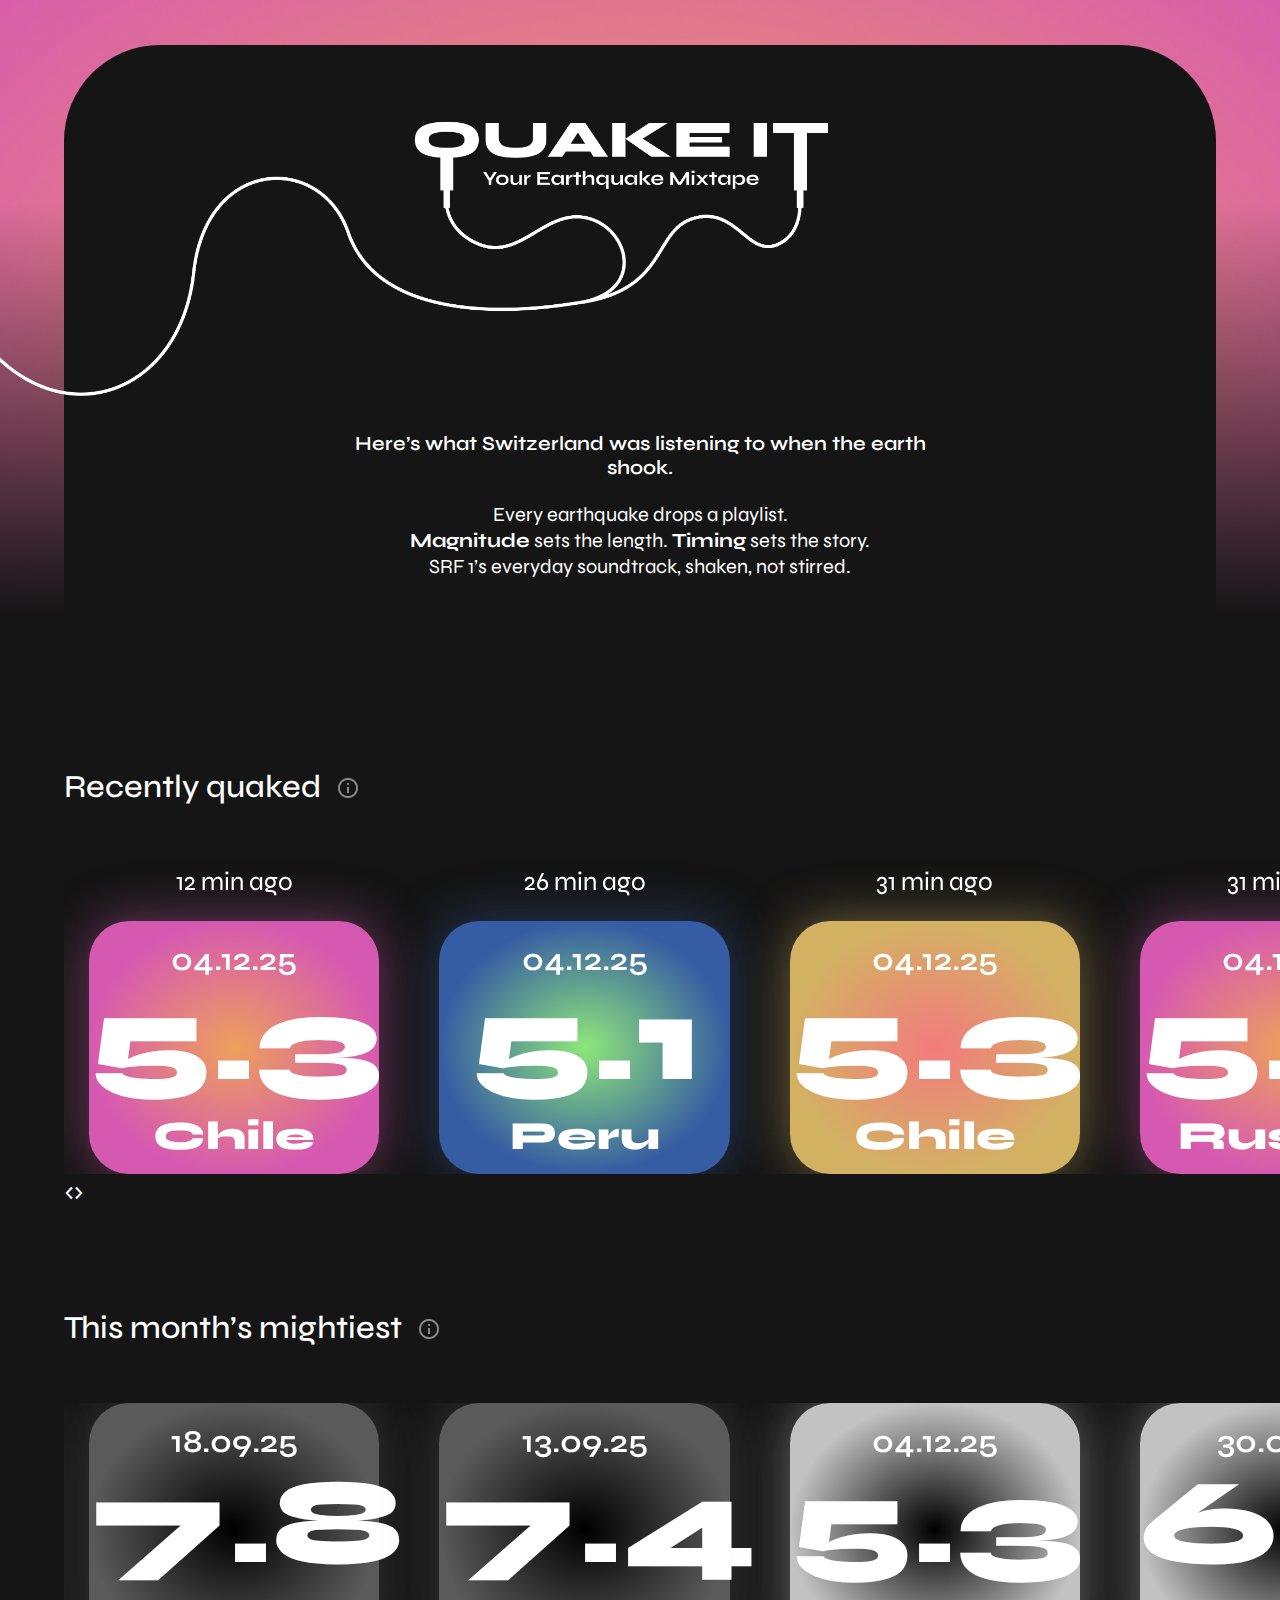
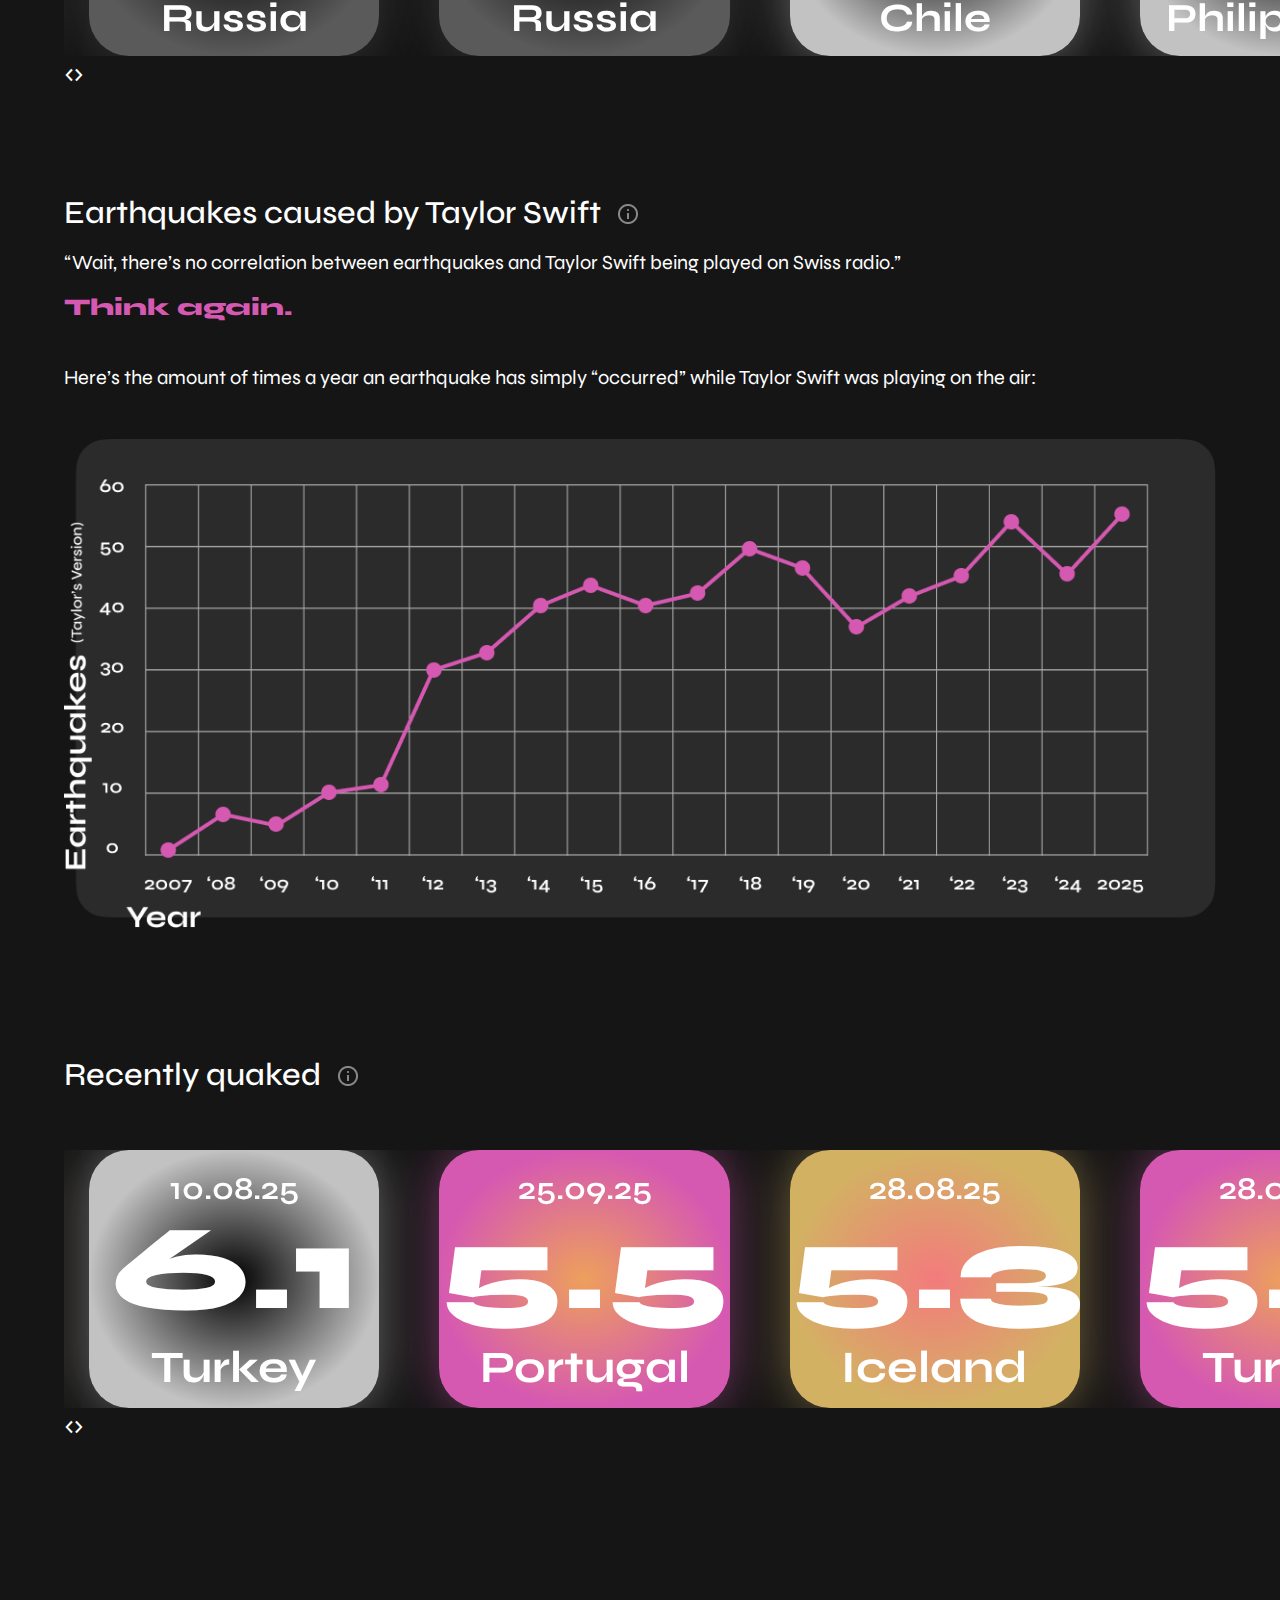
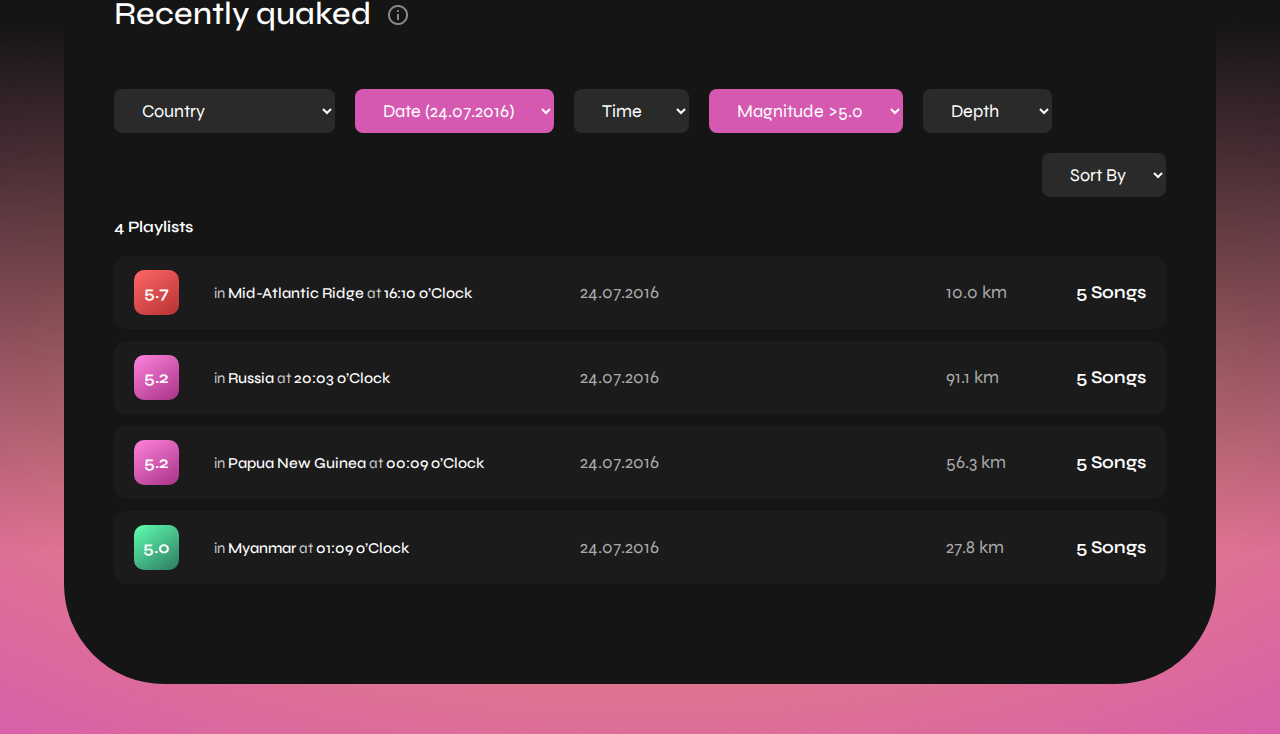
<file: index.html>
<!DOCTYPE html>
<html lang="en">

<head>
	<title>QUAKE IT</title>

	<!-- Bootstrap -->
	<meta charset="utf-8">
	<meta name="viewport" content="width=device-width, initial-scale=1">
	<link href="https://cdn.jsdelivr.net/npm/bootstrap@5.3.2/dist/css/bootstrap.min.css" rel="stylesheet">
	<!-- Main Style Sheet -->
	<link rel="stylesheet" type="text/css" href="css/style.css">
	<link rel="stylesheet" type="text/css" href="css/responsive.css">
	<link rel="stylesheet" href="css/jquery.fancybox.min.css">

	<!-- google front -->
	<link href="https://fonts.googleapis.com/css2?family=Syne:wght@400..800&display=swap" rel="stylesheet">


	<!-- Font awesome -->
	<link rel="stylesheet" href="https://cdnjs.cloudflare.com/ajax/libs/font-awesome/6.7.2/css/all.min.css"
		integrity="sha512-Evv84Mr4kqVGRNSgIGL/F/aIDqQb7xQ2vcrdIwxfjThSH8CSR7PBEakCr51Ck+w+/U6swU2Im1vVX0SVk9ABhg=="
		crossorigin="anonymous" referrerpolicy="no-referrer" />

	<link rel="stylesheet" href="https://cdnjs.cloudflare.com/ajax/libs/OwlCarousel2/2.3.4/assets/owl.carousel.min.css">
	<link rel="stylesheet"
		href="https://cdnjs.cloudflare.com/ajax/libs/OwlCarousel2/2.3.4/assets/owl.theme.default.min.css">

</head>

<body>


	<section class="hero">
		<div class="hero-main">
			<div class="logo">
				<img src="images/Logo.png" alt="">
			</div>
			<div class="hero-content">
				<div class="weave">
					<h5>Here’s what Switzerland was listening to when the earth shook.</h5>
					<p>Every earthquake drops a playlist.</p>
					<p><b>Magnitude</b> sets the length. <b>Timing</b> sets the story.</p>
					<p>SRF 1’s everyday soundtrack, shaken, not stirred.</p>
				</div>

			</div>
		</div>
	</section>

	<section class="quaked">
		<div class="quaked-main">
			<div class="sec-title">
				<h2>Recently quaked </h2>
				<img src="images/info.png" alt="">
				<p>Fresh tremors. New playlists. Worldwide coverage.</p>
			</div>
			<div class="owl-carousel">
				<div class="item">
					<a href="playlist.html">
						<div class="quaked-iteam">
						<p>12 min ago</p>
						<div class="quaked-box">
							<h3>04.12.25</h5>
								<h1>5.3</h1>
								<h2>Chile</h2>
						</div>
					</div>
					</a>
				</div>
				<div class="item">
					<a href="playlist.html">
						<div class="quaked-iteam">
						<p>26 min ago</p>
						<div class="quaked-box quaked-box2">
							<h3>04.12.25</h5>
								<h1>5.1</h1>
								<h2>Peru</h2>
						</div>
					</div>
					</a>
				</div>
				<div class="item">
					<a href="playlist.html">
						<div class="quaked-iteam">
						<p>31 min ago</p>
						<div class="quaked-box quaked-box3">
							<h3>04.12.25</h5>
								<h1>5.3</h1>
								<h2>Chile</h2>
						</div>
					</div>
					</a>
				</div>
				<div class="item">
					<a href="playlist.html">
						<div class="quaked-iteam">
						<p>31 min ago</p>
						<div class="quaked-box quaked-box4">
							<h3>04.12.25</h5>
								<h1>5.6</h1>
								<h2>Russia</h2>
						</div>
					</div>
					</a>
				</div>
				<div class="item">
					<a href="playlist.html">
						<div class="quaked-iteam">
						<p>37 min ago</p>
						<div class="quaked-box">
							<h3>04.12.25</h5>
								<h1>5.3</h1>
								<h2>Chile</h2>
						</div>
					</div>
					</a>
				</div>
				<div class="item">
					<a href="playlist.html">
						<div class="quaked-iteam">
						<p>55 min ago</p>
						<div class="quaked-box quaked-box2">
							<h3>04.12.25</h5>
								<h1>5.1</h1>
								<h2>Mexico</h2>
						</div>
					</div>
					</a>
				</div>
				<div class="item">
					<a href="playlist.html">
						<div class="quaked-iteam">
						<p>1h ago</p>
						<div class="quaked-box quaked-box3">
							<h3>04.12.25</h5>
								<h1>5.3</h1>
								<h2>Indonesia</h2>
						</div>
					</div>
					</a>
				</div>
			</div>
		</div>
	</section>
	<section class="quaked mar-top">
		<div class="quaked-main">
			<div class="sec-title">
				<h2>This month’s mightiest</h2>
				<img src="images/info.png" alt="">
				<p>The strongest earthquakes in the last 30 days.</p>
			</div>
			<div class="owl-carousel">
				<div class="item">
					<a href="playlist.html">
						<div class="quaked-iteam">
						
						<div class="quaked-box gra-box">
							<h3>18.09.25</h5>
								<h1>7.8</h1>
								<h2>Russia</h2>
						</div>
					</div>
					</a>
				</div>
				<div class="item">
					<a href="playlist.html">
						<div class="quaked-iteam">
						
						<div class="quaked-box gra-box">
							<h3>13.09.25</h5>
								<h1>7.4</h1>
								<h2>Russia</h2>
						</div>
					</div>
					</a>
				</div>
				<div class="item">
					<a href="playlist.html">
						<div class="quaked-iteam">
		
						<div class="quaked-box gra-box2">
							<h3>04.12.25</h5>
								<h1>5.3</h1>
								<h2>Chile</h2>
						</div>
					</div>
					</a>
				</div>
				<div class="item">
					<a href="playlist.html">
						<div class="quaked-iteam">

						<div class="quaked-box gra-box2">
							<h3>30.09.25</h5>
								<h1>6.9</h1>
								<h2>Philippines</h2>
						</div>
					</div>
					</a>
				</div>
				<div class="item">
					<a href="playlist.html">
						<div class="quaked-iteam ">
					
						<div class="quaked-box gra-box2">
							<h3>08.09.25</h5>
								<h1>6.4</h1>
								<h2>Vanuatu</h2>
						</div>
					</div>
					</a>
				</div>
				<div class="item">
					<a href="playlist.html">
						<div class="quaked-iteam">
						
						<div class="quaked-box gra-box2">
							<h3>25.09.25</h5>
								<h1>6.3</h1>
								<h2>Venezuela</h2>
						</div>
					</div>
					</a>
				</div>
				<div class="item">
					<a href="playlist.html">
						<div class="quaked-iteam">
						
						<div class="quaked-box gra-box2">
							<h3>25.09.25</h5>
								<h1>6.2</h1>
								<h2>Venezuela</h2>
						</div>
					</div>
					</a>
				</div>
			</div>
		</div>
	</section>

	<section class="graph">
		<div class="main">
			<div class="sec-title">
				<h2>Earthquakes caused by Taylor Swift</h2>
				<img src="images/info.png" alt="">
				<p>“Earthquakes caused by Ed Sheeran” coming soon.</p>
			</div>
			<div class="graph-title">
				<p>“Wait, there’s no correlation between earthquakes and Taylor Swift being played on Swiss radio.”</p>
				<h3>Think again.</h3>
				<p>Here’s the amount of times a year an earthquake has simply “occurred” while Taylor Swift was playing
					on the air: </p>
				<img src="images/Graph.png" alt="">
			</div>
		</div>
	</section>

	<section class="quaked quaked-f">
		<div class="quaked-main">
			<div class="sec-title">
				<h2>Recently quaked </h2>
				<img src="images/info.png" alt="">
				<p>Europe’s strongest earthquakes in the last 3 months.</p>
			</div>
			<div class="owl-carousel">
				<div class="item">
					<a href="playlist.html">
						<div class="quaked-iteam">
						<div class="quaked-box gra-box2">
							<h3>10.08.25</h5>
								<h1>6.1</h1>
								<h2>Turkey</h2>
						</div>
					</div>
					</a>
				</div>
				<div class="item">
					<a href="playlist.html">
						<div class="quaked-iteam">
						
						<div class="quaked-box">
							<h3>25.09.25</h5>
								<h1>5.5</h1>
								<h2>Portugal</h2>
						</div>
					</div>
					</a>
				</div>
				<div class="item">
					<a href="playlist.html">
						<div class="quaked-iteam">
						
						<div class="quaked-box quaked-box3">
							<h3>28.08.25</h5>
								<h1>5.3</h1>
								<h2>Iceland</h2>
						</div>
					</div>
					</a>
				</div>
				<div class="item">
					<a href="playlist.html">
						<div class="quaked-iteam">
						
						<div class="quaked-box quaked-box4">
							<h3>28.05.25</h5>
								<h1>5.3</h1>
								<h2>Turkey</h2>
						</div>
					</div>
					</a>
				</div>
				<div class="item">
					<a href="playlist.html">
						<div class="quaked-iteam">
						
						<div class="quaked-box">
							<h3>04.12.25</h5>
								<h1>5.3</h1>
								<h2>Chile</h2>
						</div>
					</div>
					</a>
				</div>
				<div class="item">
					<a href="playlist.html">
						<div class="quaked-iteam">
						
						<div class="quaked-box quaked-box2">
							<h3>04.12.25</h5>
								<h1>5.3</h1>
								<h2>Chile</h2>
						</div>
					</div>
					</a>
				</div>
				<div class="item">
					<a href="playlist.html">
						<div class="quaked-iteam">
						
						<div class="quaked-box quaked-box3">
							<h3>04.12.25</h5>
								<h1>5.3</h1>
								<h2>Chile</h2>
						</div>
					</div>
					</a>
				</div>
			</div>
		</div>
	</section>

	<section class="filter-section">
		<div class="main">
			<div class="filter-box">
							<div class="sec-title">
				<h2>Recently quaked </h2>
				<img src="images/info.png" alt="">
				<p>Browse earthquake playlists by category. </p>
			</div>

			<div class="filters">
				<select id="countryFilter">
					<option value="all">Country</option>
					<option value="Russia">Russia</option>
					<option value="Myanmar">Myanmar</option>
					<option value="Papua New Guinea">Papua New Guinea</option>
					<option value="Mid-Atlantic Ridge">Mid-Atlantic Ridge</option>
				</select>

				<select id="dateFilter" class="highlight">
					<option value="all">Date (24.07.2016)</option>
					<option value="24.07.2016">24.07.2016</option>
				</select>

				<select id="timeFilter">
					<option value="all">Time</option>
					<option value="16:10">16:10</option>
					<option value="20:03">20:03</option>
					<option value="00:09">00:09</option>
					<option value="01:09">01:09</option>
				</select>

				<select id="magnitudeFilter" class="highlight">
					<option value="all">Magnitude >5.0</option>
					<option value="5.0">5.0</option>
					<option value="5.2">5.2</option>
					<option value="5.7">5.7</option>
				</select>

				<select id="depthFilter">
					<option value="all">Depth</option>
					<option value="10.0 km">10.0 km</option>
					<option value="27.8 km">27.8 km</option>
					<option value="56.3 km">56.3 km</option>
					<option value="91.1 km">91.1 km</option>
				</select>

				<select class="sort-by">
					<option>Sort By</option>
				</select>
			</div>



			<section class="playlist-section">
				<h4>4 Playlists</h4>

				<div class="playlist-list">
					<div class="playlist-item">
						<div class="magnitude red">5.7</div>
						<div class="location">in <span>Mid-Atlantic Ridge</span> at <strong>16:10 o’Clock</strong></div>
						<div class="date">24.07.2016</div>
						<div class="depth">10.0 km</div>
						<div class="songs">5 Songs</div>
					</div>

					<div class="playlist-item">
						<div class="magnitude pink">5.2</div>
						<div class="location">in <span>Russia</span> at <strong>20:03 o’Clock</strong></div>
						<div class="date">24.07.2016</div>
						<div class="depth">91.1 km</div>
						<div class="songs">5 Songs</div>
					</div>

					<div class="playlist-item">
						<div class="magnitude pink">5.2</div>
						<div class="location">in <span>Papua New Guinea</span> at <strong>00:09 o’Clock</strong></div>
						<div class="date">24.07.2016</div>
						<div class="depth">56.3 km</div>
						<div class="songs">5 Songs</div>
					</div>

					<div class="playlist-item">
						<div class="magnitude green">5.0</div>
						<div class="location">in <span>Myanmar</span> at <strong>01:09 o’Clock</strong></div>
						<div class="date">24.07.2016</div>
						<div class="depth">27.8 km</div>
						<div class="songs">5 Songs</div>
					</div>
				</div>
			</section>
			</div>


		</div>
	</section>







	<!-- jquary-cdn-link -->
	<script src="https://ajax.googleapis.com/ajax/libs/jquery/3.4.1/jquery.min.js"></script>
	<script src="https://cdnjs.cloudflare.com/ajax/libs/popper.js/1.16.0/umd/popper.min.js"></script>
	<script src="https://cdn.jsdelivr.net/npm/bootstrap@5.3.2/dist/js/bootstrap.bundle.min.js"></script>


	<script src="js/jquery.fancybox.min.js"></script>

	<script src="https://cdnjs.cloudflare.com/ajax/libs/jquery/3.6.0/jquery.min.js"></script>
	<script src="https://cdnjs.cloudflare.com/ajax/libs/OwlCarousel2/2.3.4/owl.carousel.min.js"></script>

	<!-- main.js -->
	<script src="js/main.js"></script>
</body>

</html>
</file>
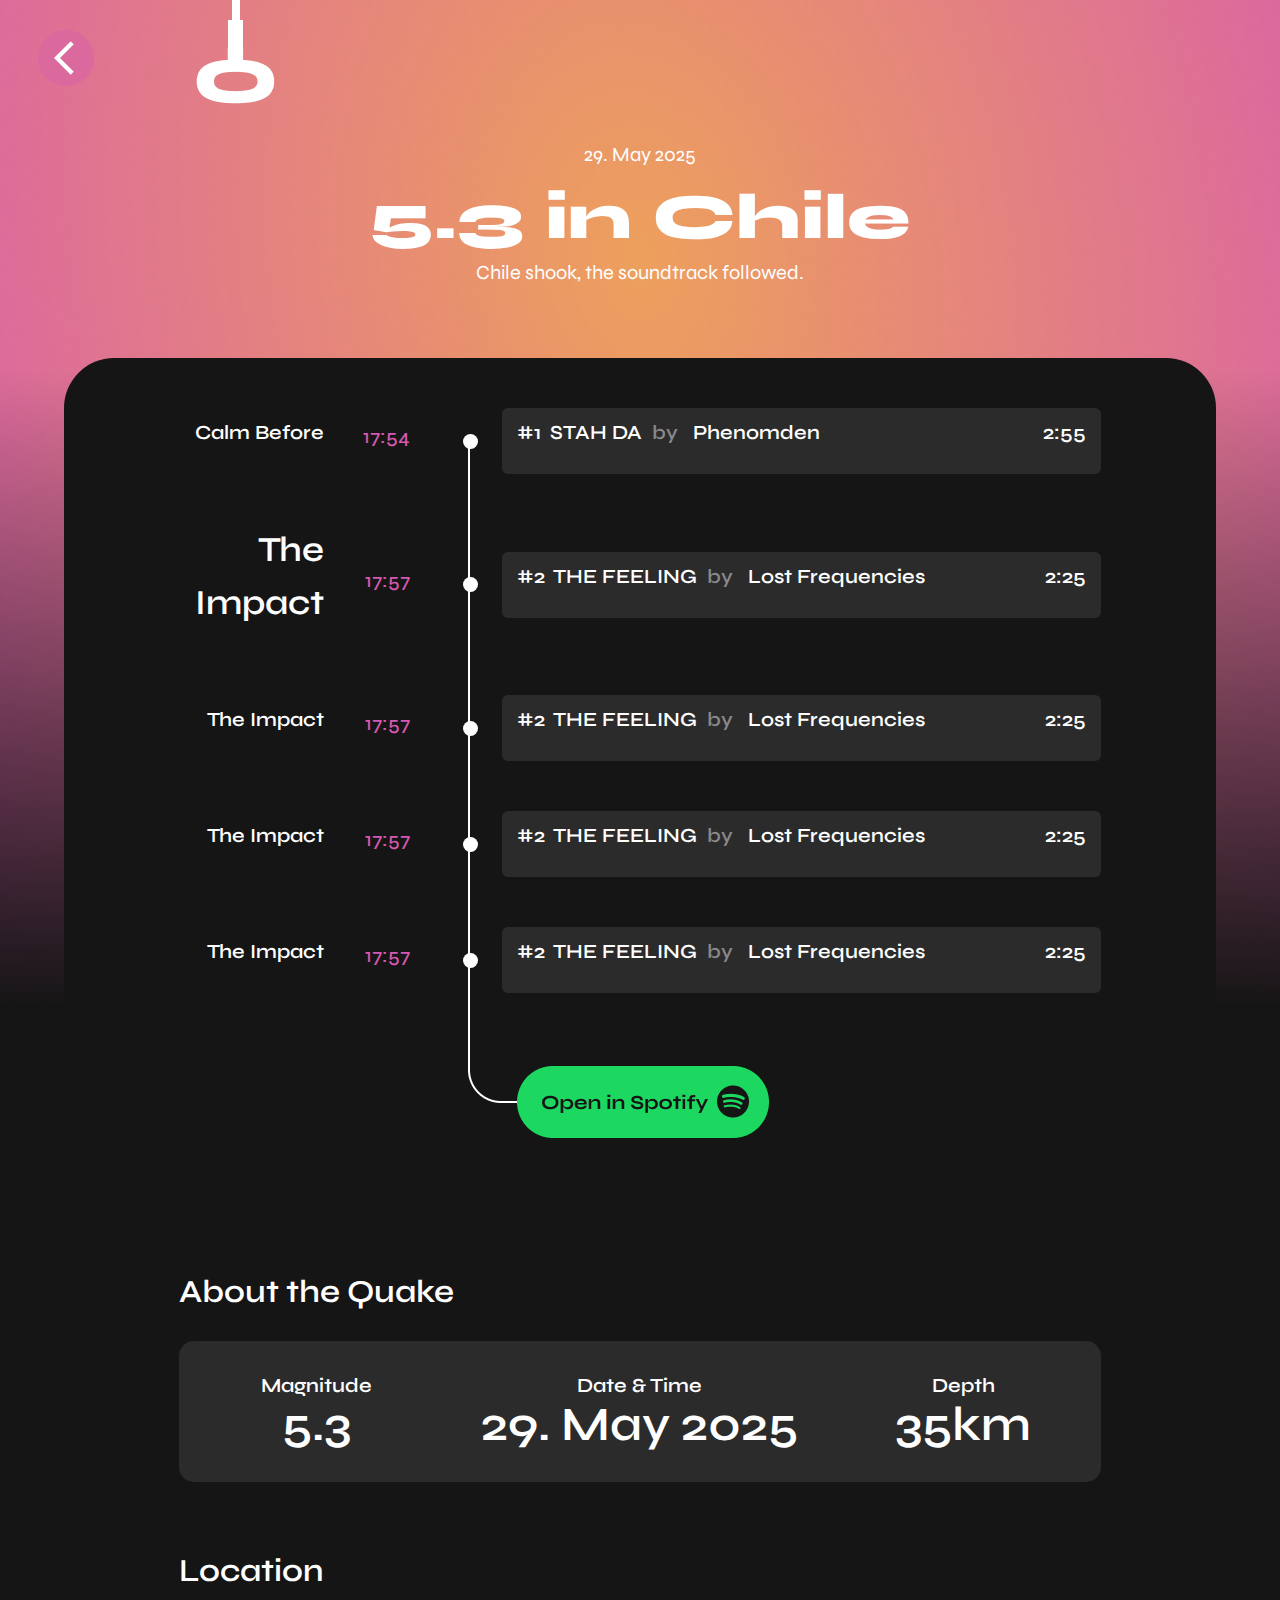
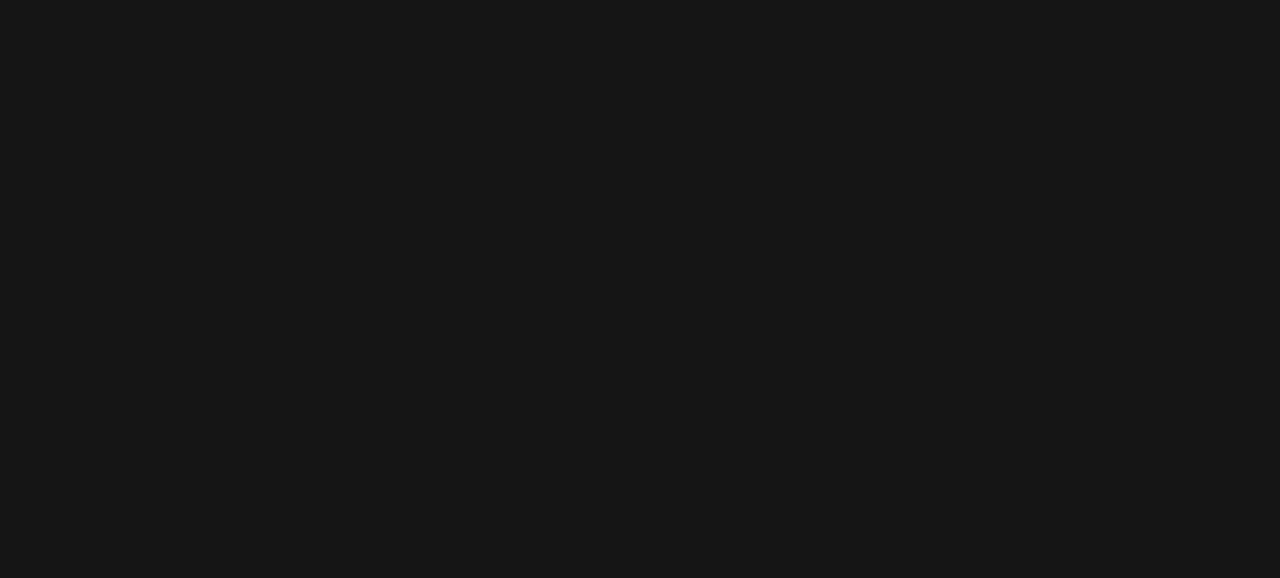
<file: playlist.html>
<!DOCTYPE html>
<html lang="en">

<head>
    <title>QUAKE IT</title>

    <!-- Bootstrap -->
    <meta charset="utf-8">
    <meta name="viewport" content="width=device-width, initial-scale=1">
    <link href="https://cdn.jsdelivr.net/npm/bootstrap@5.3.2/dist/css/bootstrap.min.css" rel="stylesheet">
    <!-- Main Style Sheet -->
    <link rel="stylesheet" type="text/css" href="css/style.css">
    <link rel="stylesheet" type="text/css" href="css/responsive.css">
    <link rel="stylesheet" href="css/jquery.fancybox.min.css">

    <!-- google front -->
    <link href="https://fonts.googleapis.com/css2?family=Syne:wght@400..800&display=swap" rel="stylesheet">


    <!-- Font awesome -->
    <link rel="stylesheet" href="https://cdnjs.cloudflare.com/ajax/libs/font-awesome/6.7.2/css/all.min.css"
        integrity="sha512-Evv84Mr4kqVGRNSgIGL/F/aIDqQb7xQ2vcrdIwxfjThSH8CSR7PBEakCr51Ck+w+/U6swU2Im1vVX0SVk9ABhg=="
        crossorigin="anonymous" referrerpolicy="no-referrer" />

    <link rel="stylesheet" href="https://cdnjs.cloudflare.com/ajax/libs/OwlCarousel2/2.3.4/assets/owl.carousel.min.css">
    <link rel="stylesheet"
        href="https://cdnjs.cloudflare.com/ajax/libs/OwlCarousel2/2.3.4/assets/owl.theme.default.min.css">

</head>

<body>

    <div class="main-container">
        <div class="main">
            <div class="fixed-arrrow">
                <a href="index.html"> <img src="images/back-nav.png" alt=""></a>
            </div>
            <div class="headphone">
                <img src="images/headphone.png" alt="">
            </div>
            <div class="center-title">
                <p>29. May 2025</p>
                <h1>5.3 in Chile</h1>
                <p>Chile shook, the soundtrack followed.</p>
            </div>

            <div class="playlist-container">
                <div class="main-playlist dis-flex">
                    <div class="playlist-left dis-flex">
                        <p>Calm Before</p>
                        <h5>17:54</h5>
                    </div>
                    <div class="playlist-right dis-flex">
                        <p>#1</p>
                        <div class="name-by dis-flex">
                          <p>STAH DA</p>
                          <p><span>by</span> Phenomden</p>  
                        </div>
                        <p>2:55</p>
                    </div>
                </div>
                <div class="main-playlist dis-flex">
                    <div class="playlist-left dis-flex">
                        <p><span>The Impact</span></p>
                        <h5>17:57</h5>
                    </div>
                    <div class="playlist-right dis-flex">
                        <p>#2</p>
                        <div class="name-by dis-flex">
                          <p>THE FEELING</p>
                          <p><span>by</span> Lost Frequencies</p>  
                        </div>
                        <p>2:25</p>
                    </div>
                </div>
                <div class="main-playlist dis-flex">
                    <div class="playlist-left dis-flex">
                        <p>The Impact</p>
                        <h5>17:57</h5>
                    </div>
                    <div class="playlist-right dis-flex">
                        <p>#2</p>
                        <div class="name-by dis-flex">
                          <p>THE FEELING</p>
                          <p><span>by</span> Lost Frequencies</p>  
                        </div>
                        <p>2:25</p>
                    </div>
                </div>
                <div class="main-playlist dis-flex">
                    <div class="playlist-left dis-flex">
                        <p>The Impact</p>
                        <h5>17:57</h5>
                    </div>
                    <div class="playlist-right dis-flex">
                        <p>#2</p>
                        <div class="name-by dis-flex">
                          <p>THE FEELING</p>
                          <p><span>by</span> Lost Frequencies</p>  
                        </div>
                        <p>2:25</p>
                    </div>
                </div>
                <div class="main-playlist dis-flex">
                    <div class="playlist-left dis-flex">
                        <p>The Impact</p>
                        <h5>17:57</h5>
                    </div>
                    <div class="playlist-right dis-flex">
                        <p>#2</p>
                        <div class="name-by dis-flex">
                          <p>THE FEELING</p>
                          <p><span>by</span> Lost Frequencies</p>  
                        </div>
                        <p>2:25</p>
                    </div>
                </div>

                <div class="spotify-btn">
                    <a href="#"><img src="images/spotify.png" alt=""></a>
                </div>

            </div>

            <div class="about">
                <h2>About the Quake</h2>
                <div class="about-container">
                    <div class="about-box">
                        <p>Magnitude</p>
                        <h1>5.3</h1>
                    </div>
                    <div class="about-box2">
                        <p>Date & Time</p>
                        <h1>29. May 2025</h1>
                    </div>
                    <div class="about-box">
                        <p>Depth</p>
                        <h1>35km</h1>
                    </div>
                </div>
                <h2>Location</h2>
                <iframe src="https://www.google.com/maps/embed?pb=!1m18!1m12!1m3!1d9879441.925320351!2d-78.93269392921835!3d-31.247174602108082!2m3!1f0!2f0!3f0!3m2!1i1024!2i768!4f13.1!3m3!1m2!1s0x9662c5410425af2f%3A0x505e1131102b91d!2sChile!5e0!3m2!1sen!2sbd!4v1762853815815!5m2!1sen!2sbd" width="100%" height="450" style="border:0;" allowfullscreen="" loading="lazy" referrerpolicy="no-referrer-when-downgrade"></iframe>
            </div>
            

        </div>
    </div>
    








    <!-- jquary-cdn-link -->
    <script src="https://ajax.googleapis.com/ajax/libs/jquery/3.4.1/jquery.min.js"></script>
    <script src="https://cdnjs.cloudflare.com/ajax/libs/popper.js/1.16.0/umd/popper.min.js"></script>
    <script src="https://cdn.jsdelivr.net/npm/bootstrap@5.3.2/dist/js/bootstrap.bundle.min.js"></script>


    <script src="js/jquery.fancybox.min.js"></script>

    <script src="https://cdnjs.cloudflare.com/ajax/libs/jquery/3.6.0/jquery.min.js"></script>
    <script src="https://cdnjs.cloudflare.com/ajax/libs/OwlCarousel2/2.3.4/owl.carousel.min.js"></script>

    <!-- main.js -->
    <script src="js/main.js"></script>
</body>

</html>
</file>
<file: css/style.css>
* {
	margin: 0;
	padding: 0;
	box-sizing: border-box;
	color: #fff;
	font-family: "Syne", sans-serif;
}

ul li {
	list-style: none;
}

a {
	text-decoration: none;
}

a:hover {
	text-decoration: none !important;
}

li {
	list-style: none !important;
}

.hero {
	background: url(../images/hero-bg.png) bottom center no-repeat;
	background-size: cover;
	background-size: cover;
	height: 80vh;
	padding-top: 5vh;
	position: relative;
}

.hero-main {
	width: 90%;
	margin: 0 auto;
	background: #151515;
	border-top-left-radius: 96px;
	border-top-right-radius: 96px;
	height: 75vh;
}

.logo {
	position: absolute;
	left: -5px;
	top: 15%;
}

.logo img {
	width: 65%;
}

.hero-content h5 {
	margin-bottom: 30px;
	font-weight: 600;
}

.hero-content p {
	font-size: 20px;
	line-height: 10px;
}

.hero-content {
	position: absolute;
	top: 70%;
	left: 50%;
	transform: translate(-50%, 0);
	text-align: center;
	animation: shake 0.5s ease-in-out 3s infinite;
}

.weave {
	display: inline-block;
	transform-origin: center bottom;
	animation: rotateFloat 10s ease-in-out infinite;
}

/* Smooth wave with longer pause */
@keyframes rotateFloat {

	0%,
	100% {
		transform: rotate(0deg) translateY(0);
	}

	20% {
		transform: rotate(4deg) translateY(-4px);
	}

	40% {
		transform: rotate(-4deg) translateY(4px);
	}

	60% {
		transform: rotate(3deg) translateY(-3px);
	}

	80%,
	100% {
		transform: rotate(0deg) translateY(0);
	}
}

.quaked {
	margin-top: -2px;
	background: #151515;
	padding-top: 50px;
	padding-bottom: 50px;
}

.main {
	width: 90%;
	margin: 0 auto;
}

.quaked-main {
	width: 95%;
	margin-left: auto;
}

.sec-title img {
	margin-left: 15px;
	margin-right: 20px;
	display: inline-block;
	width: 24px;
	height: 40px;
}

.sec-title {
	display: flex;
	margin-bottom: 40px;
}

.sec-title p {
	opacity: 0;
	background: #2B2B2B;
	padding: 7px 15px;
	border-radius: 6px;
	transition: opacity 0.3s;
	position: relative;
}

.sec-title img:hover~p {
	opacity: 1;
}

.sec-title p::before {
	content: "\f0d9";
	/* Unicode of the icon */
	font-family: "Font Awesome 5 Free";
	/* or "Font Awesome 6 Free" */
	font-weight: 900;
	/* solid icons need 900 */
	position: absolute;
	left: -10px;
	top: -10px;
	font-size: 40px;
	color: #2B2B2B;
	/* icon color */
}

.quaked-iteam {
	padding: 0 25px;
	text-align: center;
}

.quaked-iteam p {
	font-size: 26px;
	margin-bottom: 20px;
}

.quaked-box {
	text-align: center;
	background: radial-gradient(50% 50% at 50% 50%, #EDA05C 0%, #D659B1 100%);
	padding-bottom: 10px;
	width: 80%;
	margin: 0 auto;
	padding-top: 20px;
	border-radius: 40px;
	box-shadow: 0px 0px 50px 0px #D659B180;

}

.quaked-box2 {
	box-shadow: 0px 0px 50px 0px #365CA380;
	background: radial-gradient(50% 50% at 50% 50%, #8EE77B 0%, #365CA3 100%)
		/* warning: gradient uses a rotation that is not supported by CSS and may not behave as expected */
	;
}

.quaked-box3 {
	background: radial-gradient(50% 50% at 50% 50%, #F37B7D 0%, #D3B163 100%)
		/* warning: gradient uses a rotation that is not supported by CSS and may not behave as expected */
	;

	box-shadow: 0px 0px 50px 0px #D3B16380;

}

.quaked-box4 {
	background: radial-gradient(50% 50% at 50% 50%, #EDA05C 0%, #D659B1 100%)
		/* warning: gradient uses a rotation that is not supported by CSS and may not behave as expected */
	;
	box-shadow: 0px 0px 50px 0px #D659B180;

}

.quaked-box h1 {
	font-size: 9.5vw;
	font-weight: 900;
	line-height: 100%;
	margin: 0;
	margin-left: -30px;

}

.quaked-box h2 {
	font-size: 48px;
	line-height: 100%;
	font-weight: 800;
	margin-top: 15px;
}
.quaked-f .quaked-box h2{
	font-size: 45px;
	font-weight: 700;
}
.gra-box h2{
	font-size: 45px;
	font-weight: 700;
}
.gra-box2 h2{
	font-size: 45px;
	font-weight: 700;
}

.quaked-box h3 {
	font-size: 32px;
	margin: 0;
	font-weight: 600;
}

.gra-box {
	box-shadow: 0px 0px 50px 0px #5A5A5A80;
	background: radial-gradient(50% 50% at 50% 50%, #000000 0%, #5A5A5A 100%)
		/* warning: gradient uses a rotation that is not supported by CSS and may not behave as expected */
	;

}

.gra-box2 {
	background: radial-gradient(50% 50% at 50% 50%, #000000 0%, #C2C2C2 100%)
		/* warning: gradient uses a rotation that is not supported by CSS and may not behave as expected */
	;
	box-shadow: 0px 0px 50px 0px #C2C2C280;
}

.graph {
	padding: 50px 0;
	background: #151515;
}

.filter-section {
	padding: 50px 0;
	background: url(../images/filter.png) top center no-repeat;
	background-size: cover;
}

.graph-title p {
	font-size: 20px;
}

.graph-title h3 {
	font-size: 24px;
	color: #D659B1;
	font-weight: 900;
	margin-bottom: 40px;
}

.graph .sec-title {
	margin-bottom: 00px;
}

.graph-title img {
	margin: 30px 0;
	width: 100%;
}




.filters {
	display: flex;
	flex-wrap: wrap;
	gap: 20px;
	margin-bottom: 20px;
}

select {
	background: #2a2a2a;
	color: #fff;
	border: none;
	padding: 10px 24px;
	border-radius: 8px;
	font-size: 18px;
	cursor: pointer;
}

.highlight {
	background: #d659b1;
	color: #fff;
}

.sort-by {
	margin-left: auto;
}

.playlist-count {
	font-weight: 500;
	margin-bottom: 15px;
}



/* Responsive */
@media (max-width: 600px) {
	.filters {
		flex-direction: column;
	}

	.playlist-card {
		flex-direction: column;
		align-items: flex-start;
		gap: 5px;
	}

	.songs {
		align-self: flex-end;
	}
}


.playlist-section h4 {
	font-size: 16px;
	font-weight: 600;
	color: #fff;
	margin-bottom: 20px;
}

.playlist-list {
	display: flex;
	flex-direction: column;
	gap: 12px;
}

.playlist-item {
	display: grid;
	grid-template-columns: 80px 1fr 1fr 100px 100px;
	align-items: center;
	background: #1b1b1b;
	border-radius: 12px;
	padding: 14px 20px;
	transition: all 0.25s ease;
	cursor: pointer;
}


.magnitude {
	width: 45px;
	height: 45px;
	border-radius: 10px;
	color: #fff;
	font-weight: 600;
	display: flex;
	align-items: center;
	justify-content: center;
	font-size: 17px;
}

.magnitude.red {
	background: linear-gradient(145deg, #ff6767, #b63232);
}

.magnitude.pink {
	background: linear-gradient(145deg, #ff82dd, #a73386);
}

.magnitude.green {
	background: linear-gradient(145deg, #5fffb0, #2e7a60);
}

.location {
	color: #ccc;
	font-size: 15px;
}

.location span {
	color: #fff;
	font-weight: 500;
}

.location strong {
	color: #fff;
	font-weight: 500;
}

.date,
.depth,
.songs {
	color: #aaa;
	font-size: 18px;
}

.songs {
	font-weight: 600;
	text-align: right;
	color: #fff;
}
.filter-box{
	padding: 50px 50px 100px;
	border-bottom-left-radius: 100px;
	border-bottom-right-radius: 100px;
	background: #151515;
}

/* ✅ Responsive Design */
@media (max-width: 768px) {
	.playlist-item {
		grid-template-columns: 60px 1fr;
		grid-template-areas:
			"magnitude location"
			"magnitude date"
			"magnitude depth"
			"magnitude songs";
		gap: 6px 10px;
		padding: 14px;
	}

	.magnitude {
		grid-area: magnitude;
		width: 45px;
		height: 45px;
	}

	.location {
		grid-area: location;
		font-size: 14px;
	}

	.date {
		grid-area: date;
		font-size: 13px;
		color: #aaa;
	}

	.depth {
		grid-area: depth;
		font-size: 13px;
	}

	.songs {
		grid-area: songs;
		font-size: 13px;
		color: #fff;
		text-align: left;
	}
}
.main-container{
	padding: 40px 0 100px;
	background: url(../images/playlist.png) top center no-repeat;
	background-size: cover;
	position: relative;
	
}
.fixed-arrrow{
	position: fixed;
	left: 3%;
	top: 30px;
	z-index: 99;
}
.headphone {
	position: absolute;
	top: 0;
	left: 15%;
}
.center-title{
	margin-top: 100px;
	text-align: center;
}
.center-title p{
	font-size: 20px;
}
.center-title h1{
	font-size: 64px;
	line-height: 100%;
	font-weight: 900;
}
.playlist-container{
	margin-top: 70px;
	position: relative;
	background:#151515;
	border-radius: 50px;
	padding: 50px 0 130px;
}
.playlist-container::before {
    content: "";
    position: absolute;
    top:12%;
    left: 35%;
    width: 2px;
    height: 75%;
    background: #fff;
}
.spotify-btn {
    position: absolute;
    left: 35%;
    bottom: 35px;
}
.playlist-right::before {
    content: "";
    position: absolute;
    top: 39%;
    left: -6.5%;
    width: 15px;
    height: 15px;
    border-radius: 100%;
    background: #fff;
}
.main-playlist{
	width: 80%;
	margin: 0 auto;
	
}
.dis-flex{
	display: flex;
}
.main-playlist{
	display: flex;
	margin-bottom: 50px;
	align-items: center;
	justify-content: space-between;
}
.main-playlist p{
	font-size: 20px;
	font-weight: 600;
}
.playlist-right{
	position: relative;
	width: 65%;
	align-items: center;
	justify-content: space-between;
	padding: 10px 15px;
	border-radius: 6px;
	background:#2B2B2B;
}

.name-by{
	width: 85%;
}
.playlist-left{
	width: 25%;
	display: flex;
	align-items: center;
	justify-content: space-between;
}
.playlist-left h5{
	font-size: 20px;
	color: #D659B1;
}
.playlist-left p{
	text-align: right;
}
.playlist-left p span{
	font-size: 35px;
}
.playlist-left p {
    text-align: right;
    width: 63%;
}
.name-by p span{
	margin: 0 10px;
	color: #898989;
}
.about{
	width:80%;
	margin: 0 auto;
	padding-top: 100px;
}
.about h2{
	margin-bottom: 30px;
	font-weight: 600;
}
.about-container{
	display: flex;
	align-items: center;
	width: 100%;
	background:#2B2B2B;
	border-radius: 15px;
	padding: 25px 30px;
	margin-bottom: 70px;
}
.about-box{
	text-align: center;
	 flex: 0 0 25%;
}
.about-box2{
	text-align: center;
	 flex: 0 0 50%;
}
.about-container p{
	font-size: 20px;
	font-weight: 600;
	line-height: 0;
	margin: 20px 0 15px;
}
.about-container h1{
	font-size: 48px;
	line-height: 100%;
	font-weight: 600;
}
.about iframe{
	border-radius: 15px;
}
.owl-nav button span{
	font-size: 25px;
}
</file>
<file: css/responsive.css>
@media screen and (max-width: 1700px){
    .hero-content{
        top: 60%;
    }
    .quaked-box {
        width: 100%;
    }
    .quaked-box h2 {
    font-size: 40px;
    }
    .quaked-box h1{
        margin-left: 0;
    }
    .playlist-container::before{
        top: 10%;
        left: 35.1%;
    }
    .spotify-btn{
        left: 35.1%;
    }

}
@media screen and (max-width: 767px){

    .hero-content{
        width: 80%;
    }
    .hero-main{
        width: 100%;
        border-radius: 0;
    }
    .hero{
        padding-top: 0;
    }
    .logo img {
    width: 90%;
    }
    .logo {
        top: 5%;
        left: -55%;
    }
    .hero{
        height: 50vh;
    }
    .hero-content p {
    font-size: 17px;
    line-height: 20px;
    }
    .hero-content h5 {
    margin-bottom: 12px;
    font-weight: 600;
    }
    .hero{
        height: auto;
    }
    .hero-main{
        height: 60vh;
    }
    .sec-title{
        flex-wrap: wrap;
    }
    .sec-title img{
        margin-top: -5px;
    }
    .hero-content {
        top: 54%;
    }
    .sec-title{
        margin-bottom: 10px;
    }
    .quaked-iteam{
        padding: 0;
    }
    .quaked-main{
        margin: 0 auto;
    }
    .sec-title h2{
        font-size: 25px;
    }
    .filter-box{
        padding: 20px;
    }
    .filter-section{
        background: #151515;
    }
    .filters{
        display: flex;
        flex-direction: row;
        flex-wrap: wrap;
    }
    .sort-by{
        margin-right: auto;
    }
    select{
        font-size: 14px;
        padding: 10px 5px;
    }
    .center-title h1 {
    font-size: 43px;
    line-height: 100%;
    font-weight: 900;
}
.main-playlist{
    margin-bottom: 25px;
    flex-direction: column;
}
.playlist-left{
    width: 100%;
    padding-left: 40px;
    flex-direction: row-reverse;
    align-items: center;
    justify-content: flex-end;
}
.playlist-left p{
    width: auto;
}

.playlist-left p span {
    font-size: 16px;
}
.playlist-right{
    width: 100%;
}
.playlist-container::before {
        top: 7%;
        left: 12.1%;
    }
    .main-playlist p{
        font-size: 16px;
        margin: 0;
    }
    .playlist-container::before{
        height: 70%;
    }
    .playlist-left p{
    font-size: 16px;
    margin-left: 20px;
    margin-top: 10px;
}
.playlist-right::before {
    content: "";
    position: absolute;
    top: -58%;
    left: 1.5%;
    width: 12px;
    height: 12px;
    border-radius: 100%;
    background: #fff;
}
    .playlist-container::before{
        top: 9%;
    }
}


@media screen and (max-width: 600px){
    .spotify-btn{
        left: 12.1%;
        bottom: 7%;
    }
    .spotify-btn img{
        width: 200px;
    }
    .playlist-container::before {
        height: 75%;
        width: 1.5px;
    }
    .playlist-right::before {
        content: "";
        position: absolute;
        top: -30%;
        left: 1%;
        width: 12px;
        height: 12px;
        border-radius: 100%;
        background: #fff;
    }
    .center-title h1 {
        font-size: 35px;
        line-height: 100%;
        font-weight: 900;
    }
    .headphone{
        display: none;
    }
    .about {
    width: 95%;
    margin: 0 auto;
    padding-top: 10px;
}
.about-container h1 {
    font-size: 16px;
    line-height: 100%;
    font-weight: 600;
}
.about-container p {
    font-size: 13px;
    font-weight: 600;
    line-height: 0;
    margin: 20px 0 15px;
}
.fixed-arrrow img{
    width: 40px;
}
.quaked-box{
    border-radius: 5px;
}
.quaked-box h2

 {
        font-size: 26px;
    }
}
</file>
